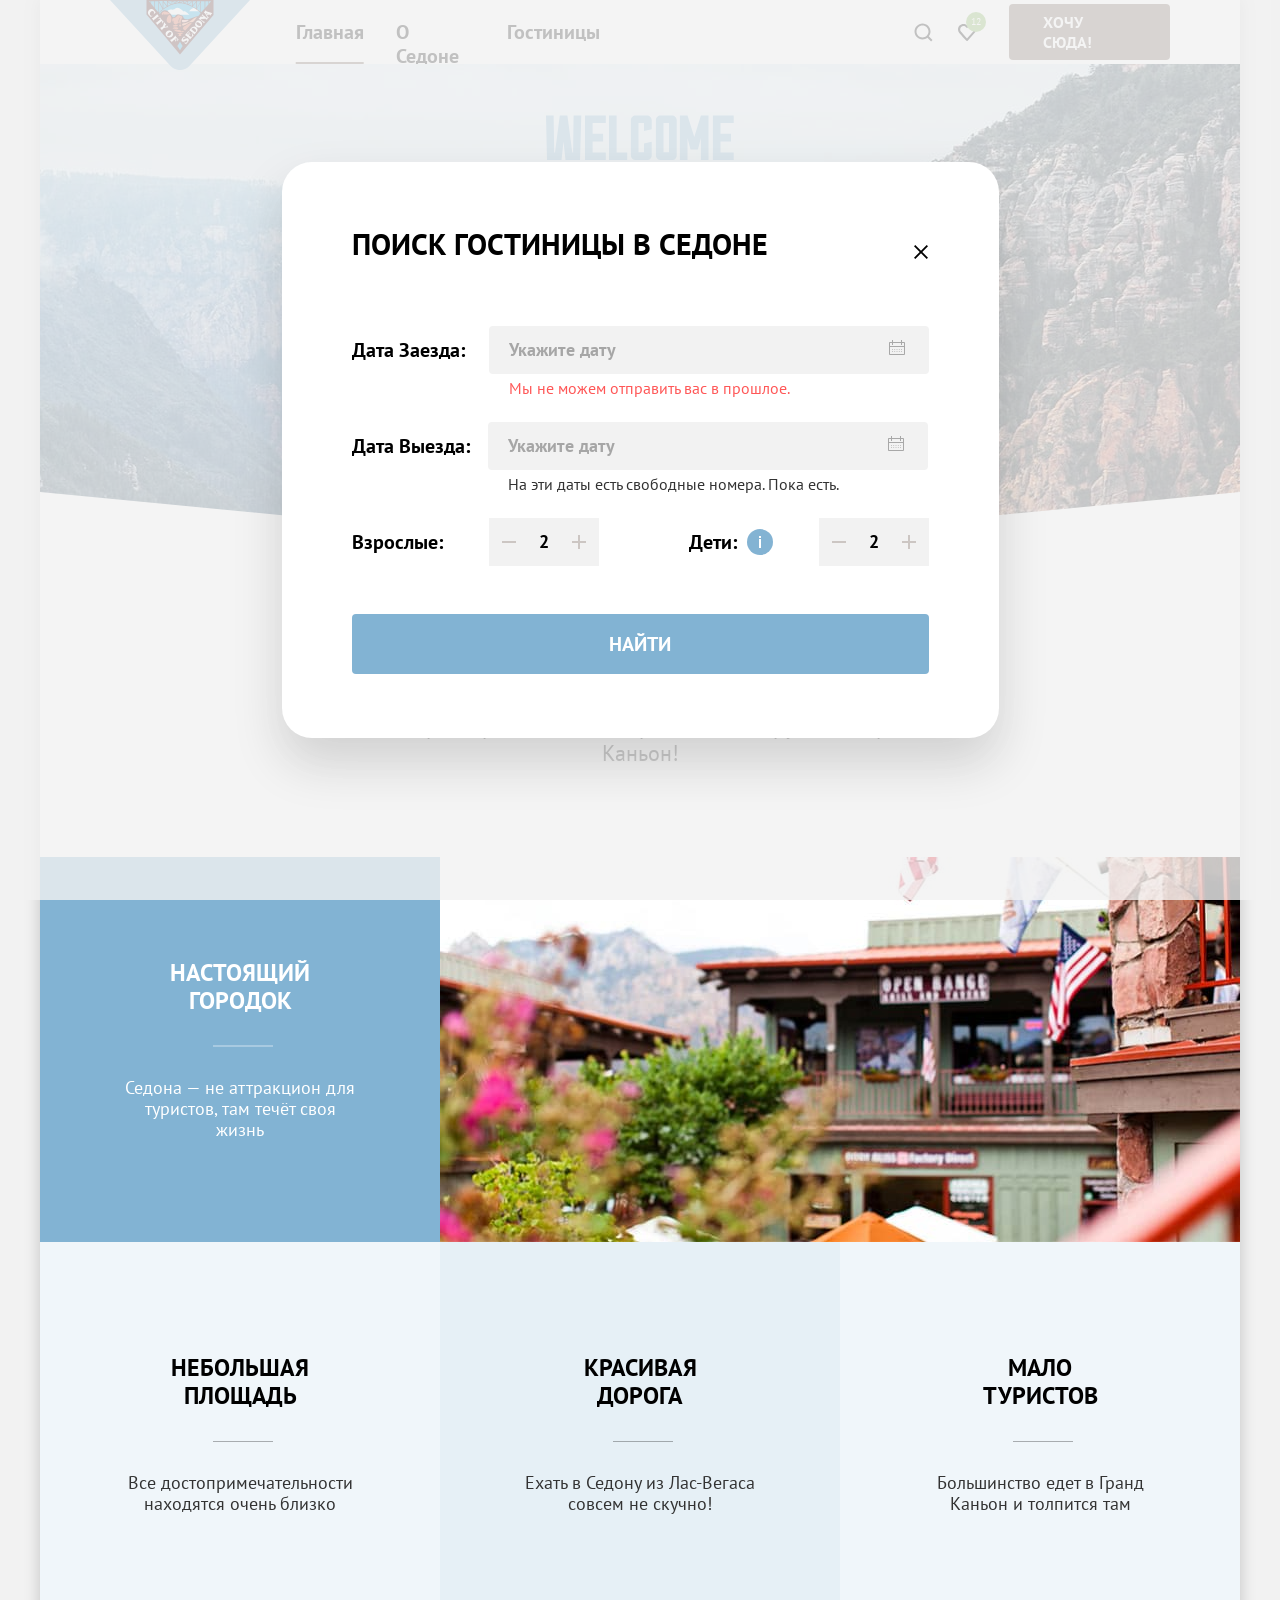
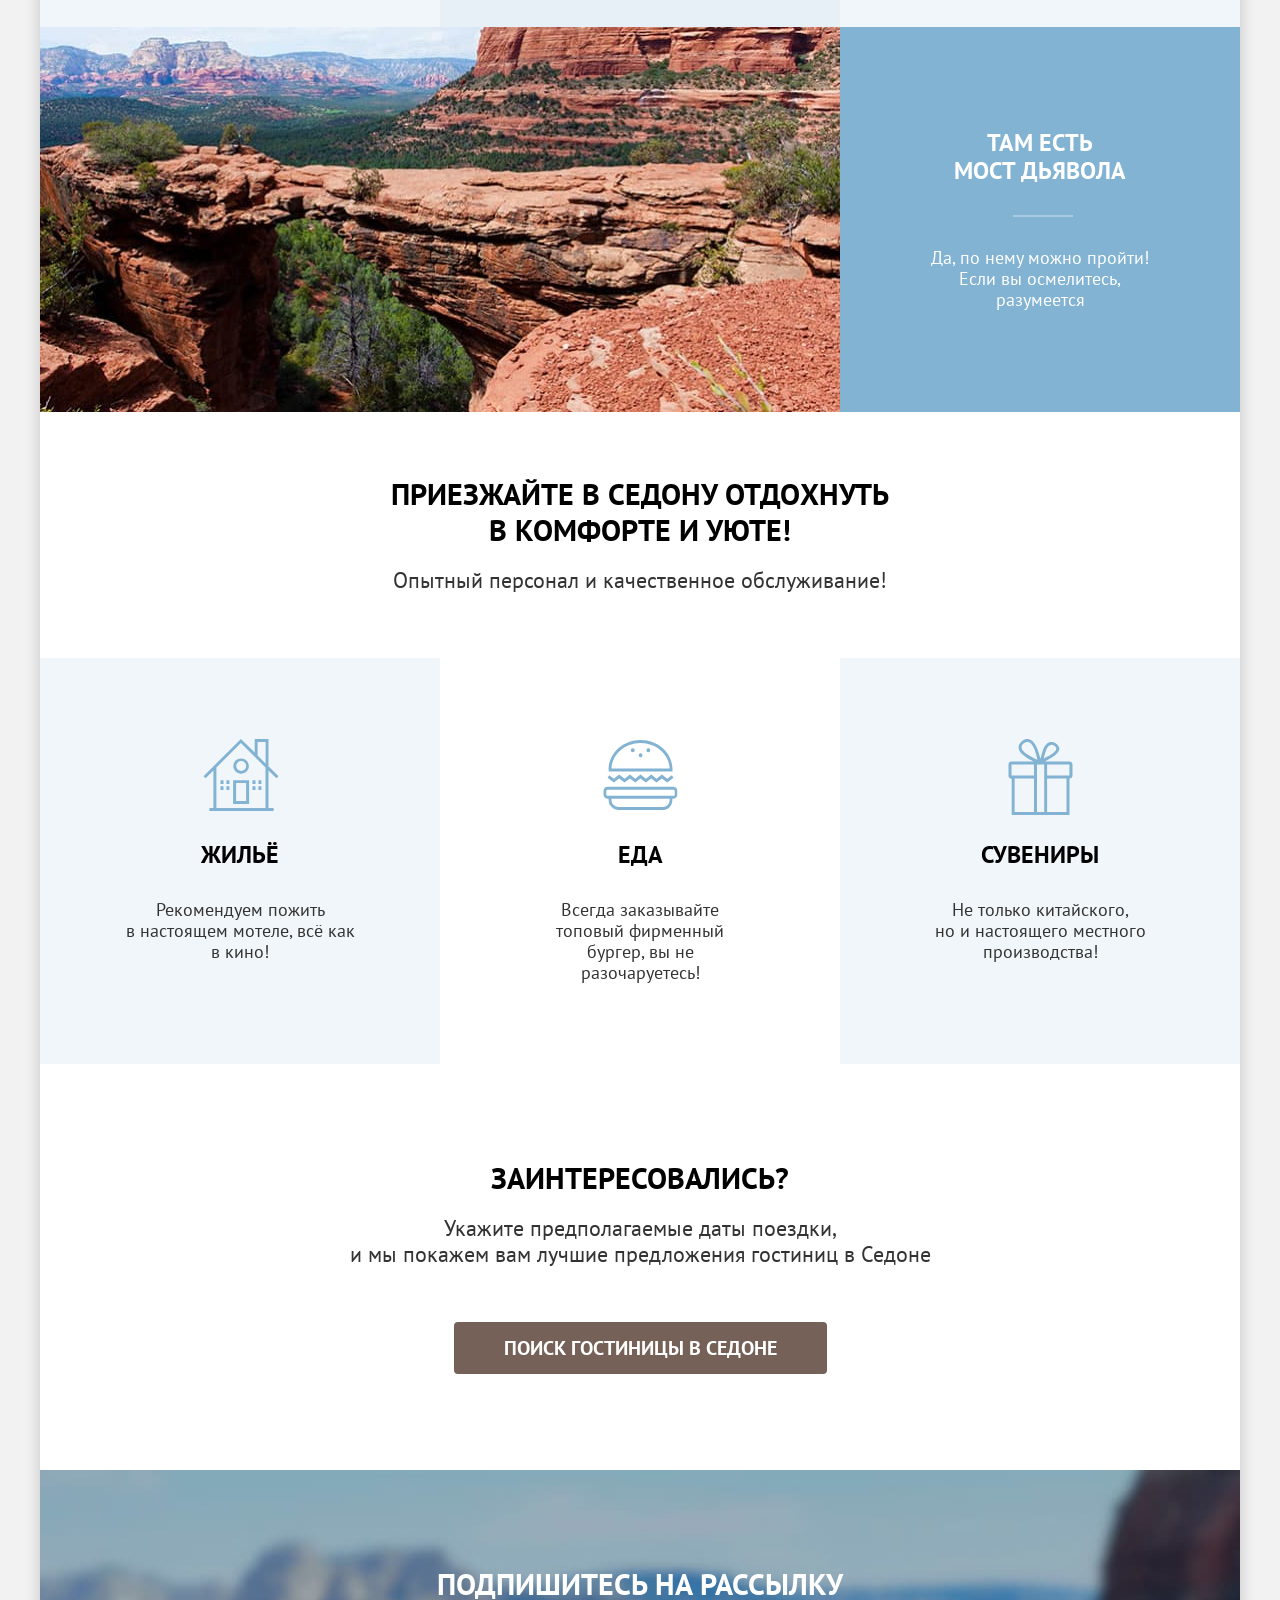
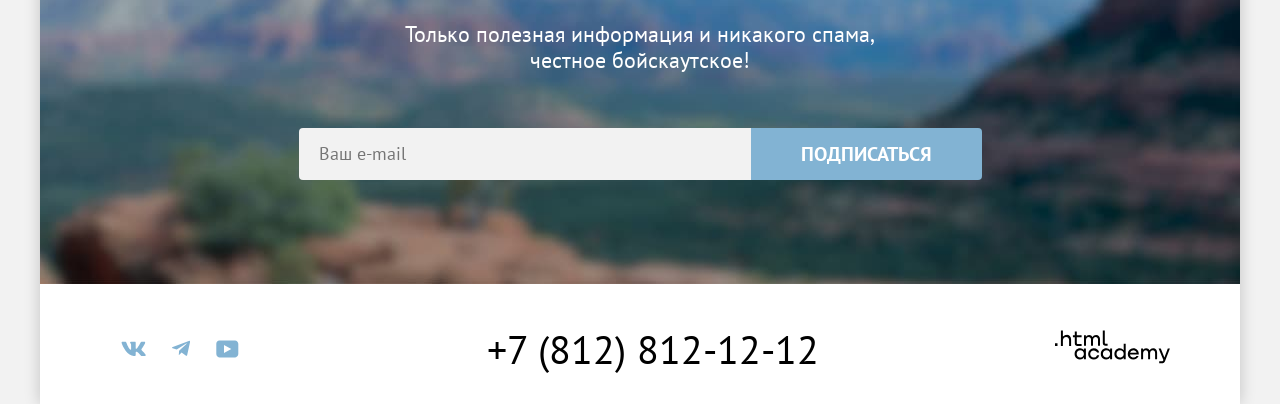
<file: index.html>
<!DOCTYPE html>
<html lang="ru">
  <head>
    <meta charset="utf-8">
    <meta name="viewport" content="width=device-width, initial-scale=1">
    <link rel="stylesheet" href="styles/styles.css">
    <title>Седона. Город в Аризоне</title>
  </head>
  <body>
    <div class="body-container">
      <header class="header">
        <a class="header__logo" href="index.html" aria-current="page">
          <span class="visually-hidden">Обновить главную страницу</span>
          <img class="logo" src="images/general/header/header-logo.svg" alt="Логотип города Седона" width="140" height="70">
        </a>
        <nav class="header__navigation navigation">
          <ul class="list navigation__list basic-list bold">
            <li class="basic-list__item">
              <a class="basic-list__link basic-list__link--active" href="index.html" aria-current="page">Главная</a>
            </li>
            <li class="basic-list__item">
              <a class="basic-list__link" href="#">О Седоне</a>
            </li>
            <li class="basic-list__item">
              <a class="basic-list__link" href="catalog.html">Гостиницы</a>
            </li>
          </ul>
          <ul class="list navigation__list user-list">
            <li class="user-list__item">
              <a class="user-list__link user-list__link--loop" href="#">
                <span class="visually-hidden">Перейти на страницу поиска</span>
              </a>
            </li>
            <li class="user-list__item">
              <a class="user-list__link user-list__link--heart" href="#">
                <span class="visually-hidden">Перейти на страницу избранного</span>
                <span class="user-list__link-counter">
                  <span class="visually-hidden">Количество элементов в избранном: </span>12
                </span>
              </a>
            </li>
          </ul>
        </nav>
        <a class="header__link button" href="catalog.html">Хочу сюда!</a>
      </header>
      <main class="main">
        <section class="main__promo">
          <h1 class="visually-hidden">Седона - город в Аризоне</h1>
          <img class="main__promo-img" src="images/index/content/index-promo.svg" width="458" height="352" alt="Welcome to the gorgeous Sedona, because the Grand Canyon sucks!">
        </section>
        <section class="main__advantages advantages">
          <header class="advantages__header section-header">
            <h2 class="section-header__title title">Седона — небольшой городок в Аризоне, заслуживающий большего!</h2>
            <p class="section-header__text text">Рассмотрим причины, по которым Седона круче, чем Гранд-Каньон!</p>
          </header>
          <ul class="list advantages__list">
            <li class="advantages__item advantages__item--second-color">
              <div class="advantages__item-wrapper">
                <h3 class="advantages__item-title title">Настоящий городок</h3>
                <p class="advantages__item-text text">Седона — не аттракцион для туристов, там течёт своя жизнь</p>
              </div>
              <img class="advantages__item-img" src="images/index/content/index-advantages-city-view.jpg" width="800" height="385" alt="городской пейзаж Седоны">
            </li>
            <li class="advantages__item">
              <h3 class="advantages__item-title title">Небольшая площадь</h3>
              <p class="advantages__item-text text">Все достопримечательности находятся очень близко</p>
            </li>
            <li class="advantages__item advantages__item--third-color">
              <h3 class="advantages__item-title title">Красивая дорога</h3>
              <p class="advantages__item-text text">Ехать в Седону из Лас-Вегаса совсем не скучно!</p>
            </li>
            <li class="advantages__item">
              <h3 class="advantages__item-title title">Мало туристов</h3>
              <p class="advantages__item-text text">Большинство едет в Гранд Каньон и толпится там</p>
            </li>
            <li class="advantages__item advantages__item--second-color">
              <div class="advantages__item-wrapper">
                <h3 class="advantages__item-title title">Там есть<br> мост дьявола</h3>
                <p class="advantages__item-text text">Да, по нему можно пройти! Если вы осмелитесь, разумеется</p>
              </div>
              <img class="advantages__item-img" src="images/index/content/index-advantages-canyon-view.jpg" alt="Вид на каньон">
            </li>
          </ul>
        </section>
        <section class="main__reasons reasons">
          <header class="reasons__header section-header">
            <h2 class="section-header__title title">Приезжайте в Седону отдохнуть в комфорте и уюте!</h2>
            <p class="section-header__text text">Опытный персонал и качественное обслуживание!</p>
          </header>
          <ul class="list reasons__list">
            <li class="reasons__item reasons__item--home reasons__item--second-color">
              <h3 class="reasons__item-title title">Жильё</h3>
              <p class="reasons__item-text text">Рекомендуем пожить<br> в настоящем мотеле, всё как в кино!</p>
            </li>
            <li class="reasons__item reasons__item--burger">
              <h3 class="reasons__item-title title">Еда</h3>
              <p class="reasons__item-text text">Всегда заказывайте<br> топовый фирменный бургер, вы не разочаруетесь!</p>
            </li>
            <li class="reasons__item reasons__item--present reasons__item--second-color">
              <h3 class="reasons__item-title title">Сувениры</h3>
              <p class="reasons__item-text text">Не только китайского,<br> но и настоящего местного производства!</p>
            </li>
          </ul>
        </section>
        <section class="main__search search">
          <header class="search__header section-header">
            <h2 class="section-header__title title">Заинтересовались?</h2>
            <p class="section-header__text text">Укажите предполагаемые даты поездки,<br> и мы покажем вам лучшие предложения гостиниц в Седоне</p>
          </header>
          <button class="search__button button" type="button">Поиск гостиницы в Седоне</button>
        </section>
        <section class="main__subscribe subscribe">
          <header class="subscribe__header section-header">
            <h2 class="section-header__title title">Подпишитесь на рассылку</h2>
            <p class="section-header__text text">Только полезная информация и никакого спама, честное бойскаутское!</p>
          </header>
          <form class="subscribe__form" action="https://echo.htmlacademy.ru/" method="post">
            <label class="visually-hidden" for="subscribe-email">Укажите ваш Email</label>
            <input class="subscribe__input" type="email" name="user-email" id="subscribe-email" placeholder="Ваш e-mail" required>
            <button class="subscribe__button button button--second-color" type="submit">Подписаться</button>
          </form>
        </section>
      </main>
      <footer class="footer">
        <ul class="list footer__social-list social-list">
          <li class="social-list__item">
            <a class="social-list__link" href="https://vk.com/htmlacademy">
              <span class="visually-hidden">Ссылка на сайт Академии в Вконтакте</span>
              <svg xmlns="http://www.w3.org/2000/svg" width="25" height="15" fill="currentColor"><path fill-rule="evenodd" d="M24.1 1.8c.2-.5 0-1-.8-1h-2.6c-.7 0-1 .4-1.1.8 0 0-1.4 3.2-3.3 5.3-.6.6-.9.8-1.2.8-.2 0-.4-.2-.4-.8V1.8c0-.7-.2-1-.8-1h-4c-.5 0-.8.4-.8.6 0 .7 1 .8 1 2.6v3.8c0 .8 0 1-.4 1-.9 0-3-3.3-4.3-7-.3-.7-.5-1-1.2-1H1.6c-.8 0-1 .4-1 .8 0 .7 1 4 4.2 8.5C7 13.2 10 15 12.8 15c1.7 0 1.9-.4 1.9-1v-2.4c0-.7.2-.8.7-.8.4 0 1 .1 2.6 1.6 1.8 1.8 2 2.6 3 2.6h2.7c.7 0 1.1-.4 1-1.1-.3-.8-1.2-1.8-2.3-3-.6-.8-1.5-1.5-1.8-2-.4-.4-.3-.6 0-1 0 0 3.2-4.5 3.5-6Z" clip-rule="evenodd"/></svg>
            </a>
          </li>
          <li class="social-list__item">
            <a class="social-list__link" href="https://t.me/htmlacademy">
              <span class="visually-hidden">Ссылка на канал Академии в Телеграме</span>
              <svg xmlns="http://www.w3.org/2000/svg" width="18" height="17" fill="currentColor"><path d="M16.8 1 .8 7c-1 .4-1 1-.2 1.3l4.1 1.3 9.5-6c.5-.3.9-.1.5.2l-7.6 7-.3 4.1c.4 0 .6-.2.8-.4l2-2 4.1 3.1c.8.5 1.3.3 1.5-.7L18 2.2c.3-1-.4-1.6-1.1-1.2Z"/></svg>
            </a>
          </li>
          <li class="social-list__item">
            <a class="social-list__link" href="https://www.youtube.com/user/htmlacademyru">
              <span class="visually-hidden">Ссылка на канал Академии в Ютубе</span>
              <svg xmlns="http://www.w3.org/2000/svg" width="23" height="18" fill="currentColor"><path d="M19 .4H3.4C1.6.4.3 2 .3 3.8v10c0 2 1.3 3.6 3.2 3.6h15.7c1.6 0 3.1-1.6 3.1-3.4V3.8C22.1 2 20.8.4 19 .4ZM8 12.9v-8l7.3 4-7.3 4Z"/></svg>
            </a>
          </li>
        </ul>
        <a class="footer__telephone" href="tel:+78128121212">+7 (812) 812-12-12</a>
        <a class="footer__htmlacademy-link" href="https://htmlacademy.ru/">
          <svg xmlns="http://www.w3.org/2000/svg" width="115" height="34" fill="currentColor">
            <path d="M0 13.3v2.6h2.5v-2.6H0ZM11.6 4.9c-1.6 0-2.8.7-3.6 1.7h-.1V.4h-2v15.5h2v-5.3C7.9 8.5 9.2 7 11.2 7c1.8 0 2.9 1.4 2.9 3.2v5.7h2V9.8c.1-3-1.8-5-4.5-5ZM26.6 5.2h-4.8V1.5h-2v3.8h-1.9v2h1.9v6c0 1.7 1 2.7 2.7 2.7h4.1v-2h-3.7c-.7 0-1.1-.4-1.1-1.1V7.2h4.8v-2ZM41.1 5c-1.6 0-2.9.8-3.5 2h-.1a3.7 3.7 0 0 0-3.4-2c-1.4 0-2.5.8-3.1 1.8h-.1V5.2H29v10.6h2v-5.4c0-2 1-3.5 2.6-3.5 1.5 0 2.4 1 2.4 2.6v6.3h2v-5.6c0-2.4 1.4-3.3 2.6-3.3 1.5 0 2.4 1 2.4 2.6v6.3h2V9.3c.1-2.5-1.4-4.3-3.9-4.3ZM47.8 13c0 1.8 1 2.8 2.8 2.8h2v-2h-1.7c-.7 0-1.1-.4-1.1-1.1V.4h-2V13ZM28.9 20a4.9 4.9 0 0 0-3.9-1.7c-3.1 0-5.4 2.3-5.4 5.6s2.3 5.6 5.4 5.6c1.8 0 3-.8 3.8-2h.1v1.7h2V18.6h-2V20Zm-3.6 7.5a3.5 3.5 0 0 1-3.6-3.6c0-2 1.4-3.6 3.6-3.6s3.6 1.6 3.6 3.6c0 1.9-1.4 3.6-3.6 3.6ZM44.2 22.4c-.5-2.4-2.6-4.1-5.4-4.1a5.4 5.4 0 0 0-5.6 5.6c0 3 2.2 5.6 5.6 5.6 2.8 0 4.9-1.8 5.4-4.2h-2.1a3.4 3.4 0 0 1-3.3 2.3 3.5 3.5 0 0 1-3.6-3.6c0-2 1.4-3.6 3.6-3.6 1.6 0 2.8 1 3.3 2.2h2.1v-.2ZM55.1 20a4.9 4.9 0 0 0-3.9-1.7c-3.1 0-5.4 2.3-5.4 5.6s2.3 5.6 5.4 5.6c1.8 0 3-.8 3.8-2h.1v1.7h2V18.6h-2V20Zm-3.6 7.5a3.5 3.5 0 0 1-3.6-3.6c0-2 1.4-3.6 3.6-3.6s3.6 1.6 3.6 3.6c0 1.9-1.5 3.6-3.6 3.6ZM68.7 20.2a5 5 0 0 0-3.9-2c-3.1 0-5.4 2.4-5.4 5.7 0 3.3 2.2 5.6 5.4 5.6 1.7 0 3-.8 3.8-1.8h.1v1.5h2V13.8h-2v6.4Zm-3.6 7.3a3.5 3.5 0 0 1-3.6-3.6c0-2 1.4-3.6 3.6-3.6s3.6 1.6 3.6 3.6c-.1 2-1.5 3.6-3.6 3.6ZM78.3 18.3a5.4 5.4 0 0 0-5.5 5.6c0 3 2.1 5.6 5.5 5.6 2.5 0 4.5-1.3 5.2-3.6h-2.1c-.5 1-1.6 1.6-3 1.6-1.9 0-3.3-1.3-3.4-3h8.8c.2-3.5-2-6.2-5.5-6.2Zm0 1.9c1.7 0 3 1 3.3 2.6h-6.5a3.2 3.2 0 0 1 3.2-2.6ZM98.2 18.3a4 4 0 0 0-3.6 2h-.1c-.6-1.2-1.8-2-3.4-2-1.4 0-2.5.7-3.1 1.8v-1.5h-1.9v10.6h2v-5.4c0-2 1-3.4 2.6-3.5 1.5 0 2.4 1 2.4 2.6v6.3h2v-5.6c0-2.4 1.4-3.3 2.6-3.3 1.5 0 2.4 1 2.4 2.6v6.3h2v-6.5c.1-2.6-1.4-4.4-3.9-4.4ZM109.4 27.4l-3.6-9h-2.2l4.8 11.7c-.3.9-.7 1.2-1.7 1.2h-2.5v2h2.5c1.8 0 2.8-.8 3.5-2.6l4.7-12.2h-2.1l-3.4 8.9Z"/>
          </svg>
        </a>
      </footer>
      <div class="modal-container modal-container--active">
        <div class="modal-container__modal modal-search">
          <button class="modal-search__close-button" type="button">
            <span class="visually-hidden">Закрыть</span>
            <svg width="14" height="14" viewBox="0 0 14 14" fill="currentColor" xmlns="http://www.w3.org/2000/svg">
              <path d="M14 1.29231L12.7077 0L7 5.70769L1.29231 0L0 1.29231L5.70769 7L0 12.7077L1.29231 14L7 8.29231L12.7077 14L14 12.7077L8.29231 7L14 1.29231Z"/>
            </svg>
          </button>
        <section class="modal-search__content modal-content">
          <h2 class="modal-content__title title">Поиск гостиницы в Седоне</h2>
          <form class="modal-content__form modal-form" action="https://echo.htmlacademy.ru/" method="get">
            <fieldset class="modal-form__group">
              <h3 class="modal-form__title title">Дата Заезда:</h3>
              <label class="modal-form__control" for="check-in">
                <input class="modal-form__input" type="text" name="check-in" id="check-in" placeholder="Укажите дату">
                <span class="modal-form__info modal-form__info--error modal-form__info--active">Мы не можем отправить вас в прошлое.</span>
              </label>
            </fieldset>
            <fieldset class="modal-form__group">
              <h3 class="modal-form__title title">Дата Выезда:</h3>
              <label class="modal-form__control" for="check-out">
                <input class="modal-form__input" type="text" name="check-out" id="check-out" placeholder="Укажите дату">
                <span class="modal-form__info modal-form__info--active">На эти даты есть свободные номера. Пока есть.</span>
              </label>
            </fieldset>
            <fieldset class="modal-form__group">
              <div class="modal-form__group-wrapper">
                <h3 class="modal-form__title title">Взрослые:</h3>
                <label for="adults">
                  <span class="visually-hidden">Укажите количество взрослых</span>
                  <input class="modal-form__group-wrapper-input" type="number" name="adults" id="adults" value="2">
                </label>
                <button class="modal-form__wrapper-button button-minus" type="button">
                  <svg width="14" height="2" viewBox="0 0 14 2" fill="currentColor" xmlns="http://www.w3.org/2000/svg">
                    <path d="M0 0L0 2L14 2V0L0 0Z"/>
                  </svg>
                </button>
                <button class="modal-form__wrapper-button button-plus" type="button">
                  <svg width="14" height="14" viewBox="0 0 14 14" fill="currentColor" xmlns="http://www.w3.org/2000/svg">
                    <path d="M14 6H8V0H6V6H0V8H6V14H8V8H14V6Z"/>
                  </svg>
                </button>
              </div>
              <div class="modal-form__group-wrapper">
                <h3 class="modal-form__title title">Дети:</h3>
                <button class="modal-form__group-wrapper-popup" type="button" aria-labelledby="tooltip-label-date"></button>
                <span class="modal-form__group-wrapper-popup-text" role="tooltip" id="tooltip-label-date">Укажите количество детей, которые будут с вами, возраст которых от 6 до 18 лет. Дети до 6 лет размещаются бесплатно.</span>
                <label for="kids">
                  <span class="visually-hidden">Укажите количество детей</span>
                  <input class="modal-form__group-wrapper-input" type="number" name="kids" id="kids" value="2">
                </label>
                <button class="modal-form__wrapper-button button-minus" type="button">
                  <svg width="14" height="2" viewBox="0 0 14 2" fill="currentColor" xmlns="http://www.w3.org/2000/svg">
                    <path d="M0 0L0 2L14 2V0L0 0Z"/>
                  </svg>
                </button>
                <button class="modal-form__wrapper-button button-plus" type="button">
                  <svg width="14" height="14" viewBox="0 0 14 14" fill="currentColor" xmlns="http://www.w3.org/2000/svg">
                    <path d="M14 6H8V0H6V6H0V8H6V14H8V8H14V6Z"/>
                  </svg>
                </button>
              </div>
            </fieldset>
            <button class="modal-form-button button button--second-color" type="submit">Найти</button>
          </form>
        </section>
        </div>
      </div>
    </div>
  </body>
</html>
</file>
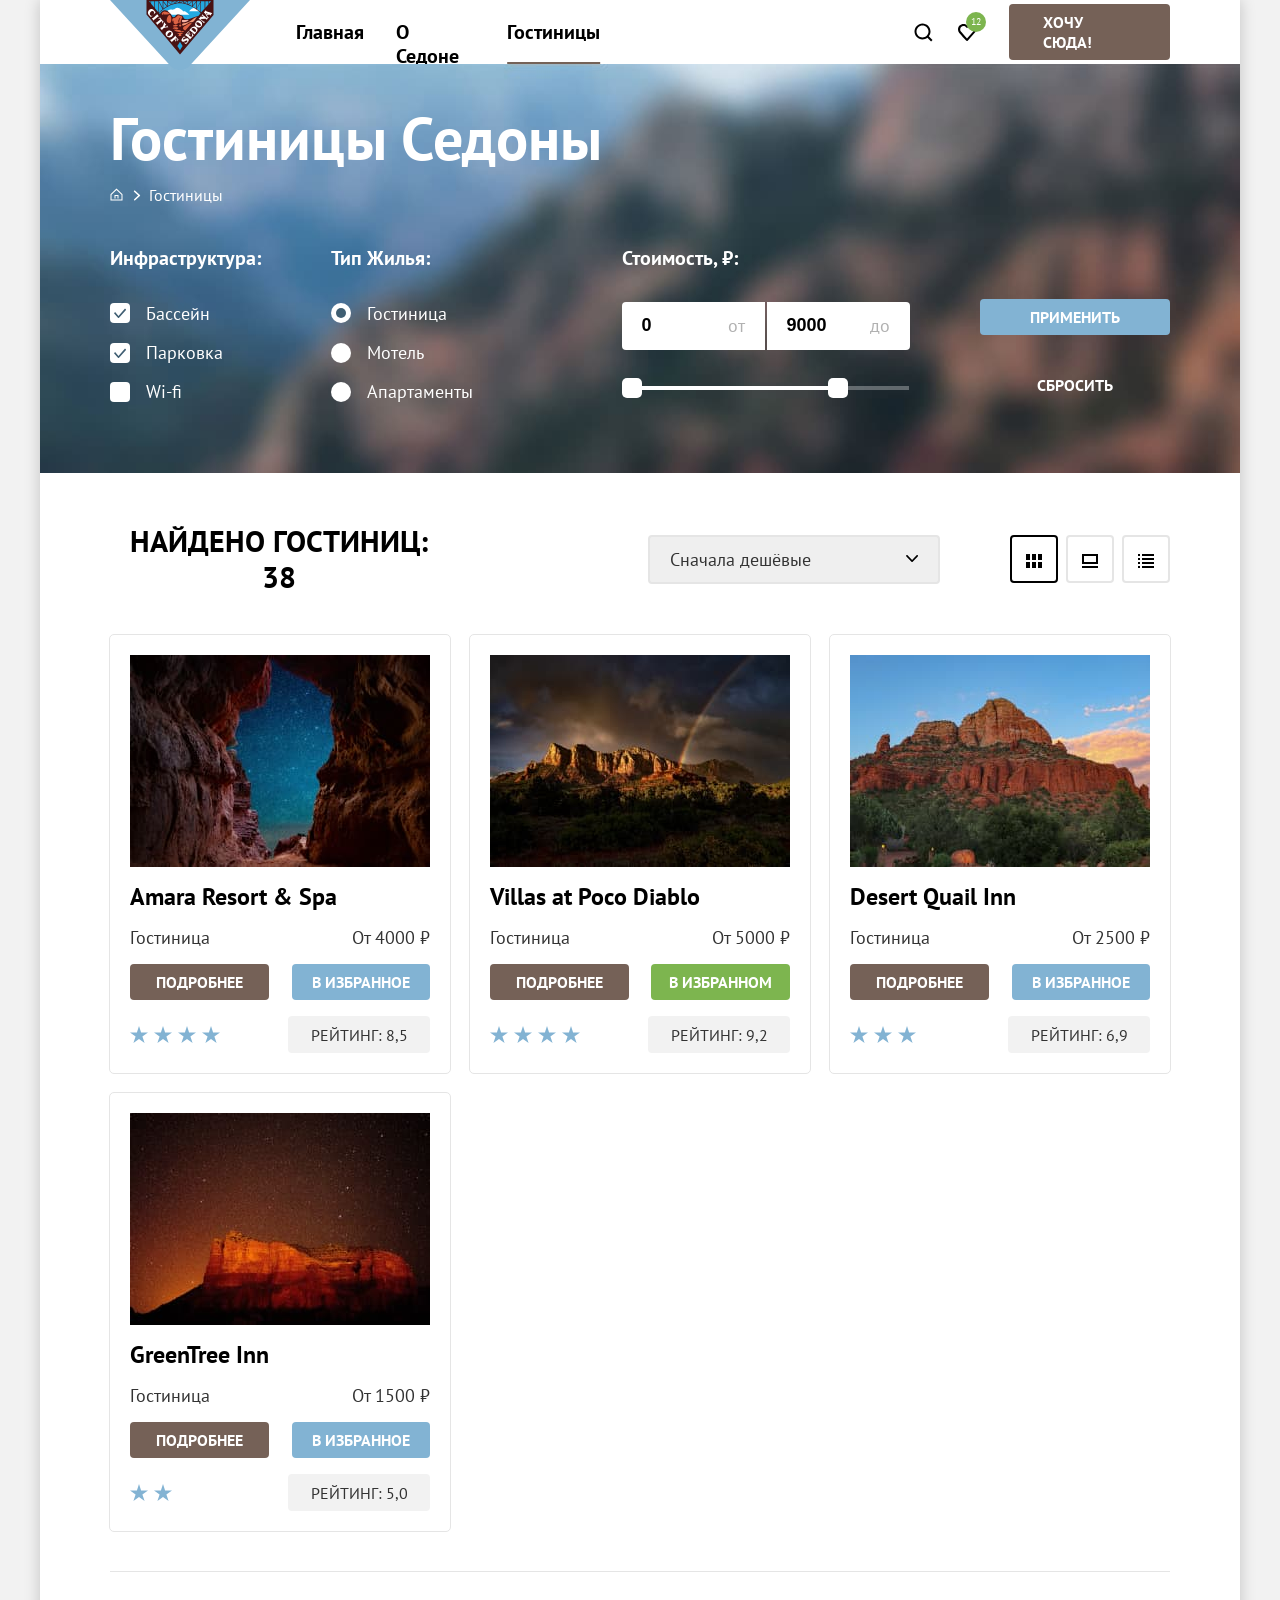
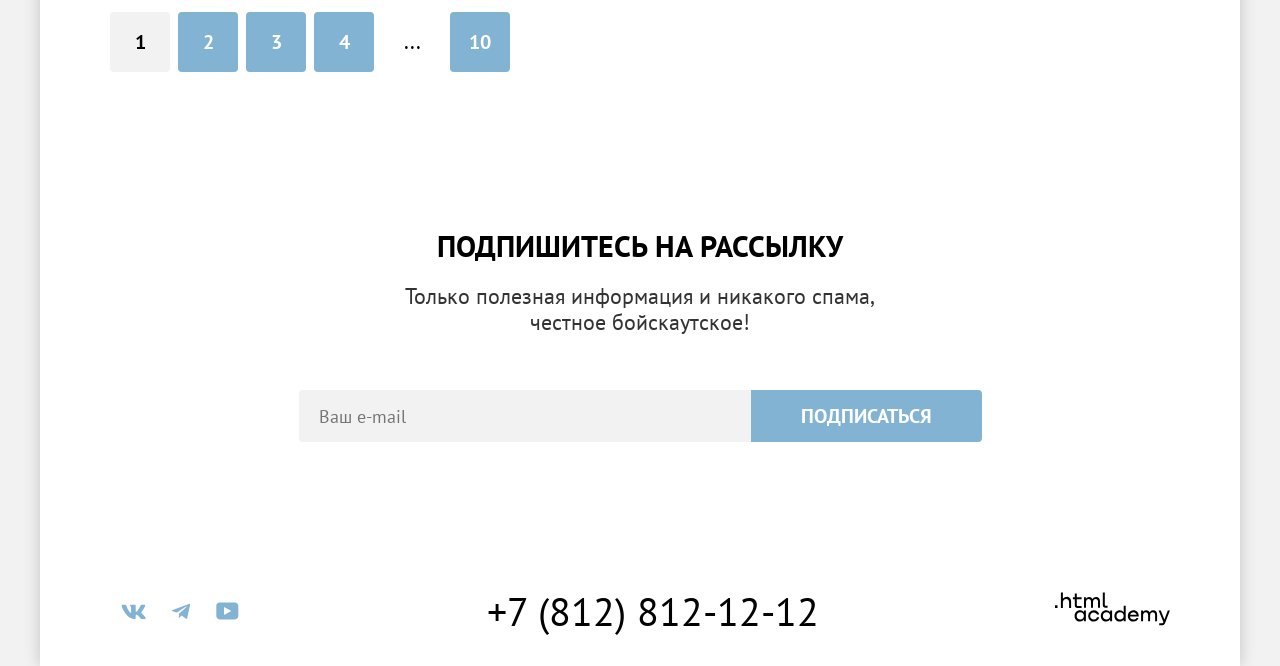
<file: catalog.html>
<!DOCTYPE html>
<html lang="ru">
  <head>
    <meta charset="utf-8">
    <meta name="viewport" content="width=device-width, initial-scale=1">
    <link rel="stylesheet" href="styles/styles.css">
    <title>Каталог</title>
  </head>
  <body>
    <div class="body-container">
      <header class="header">
        <a class="header__logo" href="index.html">
          <span class="visually-hidden">Обновить главную страницу</span>
          <img class="logo" src="images/general/header/header-logo.svg" alt="Логотип сайта «Седона»" width="140" height="70">
        </a>
        <nav class="header__navigation navigation">
          <ul class="list navigation__list basic-list bold">
            <li class="basic-list__item">
              <a class="basic-list__link" href="index.html">Главная</a>
            </li>
            <li class="basic-list__item">
              <a class="basic-list__link" href="#">О Седоне</a>
            </li>
            <li class="basic-list__item">
              <a class="basic-list__link basic-list__link--active" href="catalog.html" aria-current="page">Гостиницы</a>
            </li>
          </ul>
          <ul class="list navigation__list user-list">
            <li class="user-list__item">
              <a class="user-list__link user-list__link--loop" href="#">
                <span class="visually-hidden">Перейти на страницу поиска</span>
              </a>
            </li>
            <li class="user-list__item">
              <a class="user-list__link user-list__link--heart" href="#">
                <span class="visually-hidden">Перейти на страницу избранного</span>
                <span class="user-list__link-counter">
                  <span class="visually-hidden">Количество элементов в избранном: </span>12
                </span>
              </a>
            </li>
          </ul>
        </nav>
        <a class="header__link button" href="catalog.html" aria-current="page">Хочу сюда!</a>
      </header>
      <main class="main catalog">
        <section class="catalog__hotels-filter hotels-filter">
          <header class="hotels-filter__navigation">
          <h1 class="hotels-filter__title">Гостиницы Седоны</h1>
            <ul class="list hotels-filter__list breadcrumbs-list">
              <li class="breadcrumbs-list__item">
                <a class="breadcrumbs-list__link breadcrumbs-list__link--home-icon" href="index.html">
                  <span class="visually-hidden">Переход на главную страницу</span>
                </a>
              </li>
              <li class="breadcrumbs-list__item">
                <a class="breadcrumbs-list__link" href="catalog.html" aria-current="page">Гостиницы</a>
              </li>
            </ul>
          </header>
          <form class="hotels-filter__form filters-form" action="https://echo.htmlacademy.ru/" method="get">
            <fieldset class="filters-form__group">
              <legend class="filters-form__title bold">Инфраструктура:</legend>
              <ul class="list filters-form__list filter-list">
                <li class="filter-list__item">
                  <label class="filter-list__control" for="pool">
                    <input class="filter-list__control-input" type="checkbox" name="infrastructure" id="pool" value="pool" checked>
                    Бассейн
                  </label>
                </li>
                <li class="filter-list__item">
                  <label class="filter-list__control" for="parking">
                    <input class="filter-list__control-input" type="checkbox" name="infrastructure" id="parking" value="parking" checked>
                    Парковка
                  </label>
                </li>
                <li class="filter-list__item">
                  <label class="filter-list__control" for="wi-fi">
                    <input class="filter-list__control-input" type="checkbox" name="infrastructure" id="wi-fi" value="wi-fi">
                    Wi-fi
                  </label>
                </li>
              </ul>
            </fieldset>
            <fieldset class="filters-form__group filters-form__group--margin">
              <legend class="filters-form__title bold">Тип Жилья:</legend>
              <ul class="list filters-form__list filter-list">
                <li class="filter-list__item">
                  <label class="filter-list__control" for="hotel">
                    <input class="filter-list__control-input" type="radio" name="type-of-housing" id="hotel" value="hotel" checked>
                    Гостиница
                  </label>
                </li>
                <li class="filter-list__item">
                  <label class="filter-list__control" for="motel">
                    <input class="filter-list__control-input" type="radio" name="type-of-housing" id="motel" value="motel">
                    Мотель
                  </label>
                </li>
                <li class="filter-list__item">
                  <label class="filter-list__control" for="apartments">
                    <input class="filter-list__control-input" type="radio" name="type-of-housing" id="apartments" value="apartments">
                    Апартаменты
                  </label>
                </li>
              </ul>
            </fieldset>
            <fieldset class="filters-form__group">
              <legend class="filters-form__title bold">Стоимость, ₽:</legend>
              <div class="filters-form__wrapper range-wrapper">
                <div class="range-wrapper__control-wrapper">
                  <label class="range-wrapper__control" for="min-value">
                    <input class="range-wrapper__control-input bold" type="number" id="min-value" name="min-value" min="0" max="9000" value="0">
                    <span>от</span>
                  </label>
                  <label class="range-wrapper__control" for="max-value">
                    <input class="range-wrapper__control-input bold" type="number" id="max-value" name="max-value" min="0" max="9000" value="9000">
                    <span>до</span>
                  </label>
                </div>
                <div class="range-wrapper__range-scale range-scale">
                  <div class="range-sacle__range-bar">
                    <button class="range-sacle__range-toggle toggle-min" type="button">
                      <span class="visually-hidden">Изменить минимальную цену</span>
                    </button>
                    <button class="range-sacle__range-toggle toggle-max" type="button">
                      <span class="visually-hidden">Изменить максимальную цену</span>
                    </button>
                  </div>
                </div>
              </div>
            </fieldset>
            <div class="filters-form__button-wrapper">
              <button class="filters-form__button button button--second-color" type="submit">Применить</button>
              <button class="filters-form__button button button--transparent" type="reset">Сбросить</button>
            </div>
          </form>
        </section>
        <section class="catalog__hotels-result hotels-result">
          <header class="hotels-result__header section-header">
            <h2 class="hotels-result__title title">Найдено гостиниц: <span class="hotels-result__amount">38</span></h2>
            <select class="hotels-result__sorting" name="sorting">
              <option value="cheap" selected>Сначала дешёвые</option>
              <option value="popular">Сначала популярные</option>
              <option value="expensive">Сначала дорогие</option>
            </select>
            <ul class="list hotels-result__view view-list">
              <li class="view-list__item">
                <a class="view-list__link view-list__link--plate-view view-list__link--active" href="#">
                  <span class="visually-hidden">Показать плиткой</span>
                </a>
              </li>
              <li class="view-list__item">
                <a class="view-list__link view-list__link--card-view" href="#">
                  <span class="visually-hidden">Показать карточками</span>
                </a>
              </li>
              <li class="view-list__item">
                <a class="view-list__link view-list__link--list-view" href="#">
                  <span class="visually-hidden">Показать списком</span>
                </a>
              </li>
            </ul>
          </header>
          <ul class="list hotels-result__list hotels-list">
            <li class="hotels-list__item">
              <article class="hotels-list__card card">
                <img class="card__image" src="images/catalog/content/catalog-card-hotel-amara-resort.jpg" width="300" height="212" alt="Звёздное небо, окруженное скалами.">
                <h3 class="card__title title">Amara Resort & Spa</h3>
                <dl class="card__info">
                  <dt class="visually-hidden">Тип жилья</dt>
                  <dd class="text">Гостиница</dd>
                  <dt class="visually-hidden">Цена</dt>
                  <dd class="text">От 4000 ₽</dd>
                </dl>
                <div class="card__controls">
                  <a class="card__controls-button button" href="#">Подробнее</a>
                  <button class="card__controls-button button button--second-color" type="button">В избранное</button>
                </div>
                <div class="card__quality">
                  <span class="card__stars card__stars--four-stars">
                    <span class="visually-hidden">Четырёхзвёздочный отель</span>
                    <span class="star"></span>
                    <span class="star"></span>
                    <span class="star"></span>
                    <span class="star"></span>
                  </span>
                  <p class="card__rating">Рейтинг: <span class="card__rating-amount">8,5</span></p>
                </div>
              </article>
            </li>
            <li class="hotels-list__item">
              <article class="hotels-list__card card">
                <img class="card__image" src="images/catalog/content/catalog-card-hotel-poco-diablo.jpg" width="300" height="212" alt="Скалы на закате.">
                <h3 class="card__title title">Villas at Poco Diablo</h3>
                <dl class="card__info">
                  <dt class="visually-hidden">Тип жилья</dt>
                  <dd class="text">Гостиница</dd>
                  <dt class="visually-hidden">Цена</dt>
                  <dd class="text">От 5000 ₽</dd>
                </dl>
                <div class="card__controls">
                  <a class="card__controls-button button" href="#">Подробнее</a>
                  <button class="card__controls-button button button--select-color" type="button">В избранном</button>
                </div>
                <div class="card__quality">
                  <span class="card__stars card__stars--four-stars">
                    <span class="visually-hidden">Четырёхзвёздочный отель</span>
                    <span class="star"></span>
                    <span class="star"></span>
                    <span class="star"></span>
                    <span class="star"></span>
                  </span>
                  <p class="card__rating">Рейтинг: <span class="card__rating-amount">9,2</span></p>
                </div>
              </article>
            </li>
            <li class="hotels-list__item">
              <article class="hotels-list__card card">
                <img class="card__image" src="images/catalog/content/catalog-card-hotel-quail-inn.jpg" width="300" height="212" alt="Каньон в густой растительности.">
                <h3 class="card__title title">Desert Quail Inn</h3>
                <dl class="card__info">
                  <dt class="visually-hidden">Тип жилья</dt>
                  <dd class="text">Гостиница</dd>
                  <dt class="visually-hidden">Цена</dt>
                  <dd class="text">От 2500 ₽</dd>
                </dl>
                <div class="card__controls">
                  <a class="card__controls-button button" href="#">Подробнее</a>
                  <button class="card__controls-button button button--second-color" type="button">В избранное</button>
                </div>
                <div class="card__quality">
                  <span class="card__stars card__stars--three-stars">
                    <span class="visually-hidden">Трёхзвёздочный отель</span>
                    <span class="star"></span>
                    <span class="star"></span>
                    <span class="star"></span>
                  </span>
                  <p class="card__rating">Рейтинг: <span class="card__rating-amount">6,9</span></p>
                </div>
              </article>
            </li>
            <li class="hotels-list__item">
              <article class="hotels-list__card card">
                <img class="card__image" src="images/catalog/content/catalog-card-hotel-greenTree-inn.jpg" width="300" height="212" alt="Каньон под звёздным небом.">
                <h3 class="card__title title">GreenTree Inn</h3>
                <dl class="card__info">
                  <dt class="visually-hidden">Тип жилья</dt>
                  <dd class="text">Гостиница</dd>
                  <dt class="visually-hidden">Цена</dt>
                  <dd class="text">От 1500 ₽</dd>
                </dl>
                <div class="card__controls">
                  <a class="card__controls-button button" href="#">Подробнее</a>
                  <button class="card__controls-button button button--second-color" type="button">В избранное</button>
                </div>
                <div class="card__quality">
                  <span class="card__stars card__stars--two-stars">
                    <span class="visually-hidden">Двухзвёздочный отель</span>
                    <span class="star"></span>
                    <span class="star"></span>
                  </span>
                  <p class="card__rating">Рейтинг: <span class="card__rating-amount">5,0</span></p>
                </div>
              </article>
            </li>
          </ul>
          <nav class="hotels-result__pagination pagination">
            <ul class="list pagination__list bold">
              <li class="pagination__item">
                <a class="pagination__link pagination__link--active" aria-current="page">
                  <span class="visually-hidden">Страница под номером</span>
                  1
                </a>
              </li>
              <li class="pagination__item">
                <a class="pagination__link button--second-color" href="#">
                  <span class="visually-hidden">Страница под номером</span>
                  2
                </a>
              </li>
              <li class="pagination__item">
                <a class="pagination__link button--second-color" href="#">
                  <span class="visually-hidden">Страница под номером</span>
                  3
                </a>
              </li>
              <li class="pagination__item">
                <a class="pagination__link button--second-color" href="#">
                  <span class="visually-hidden">Страница под номером</span>
                  4
                </a>
              </li>
              <li class="pagination__item">
                <button class="pagination__button button pagination--button-color" type="button">
                  <span class="visually-hidden">Показать следующие страницы</span>
                  ...
                </button>
              </li>
              <li class="pagination__item">
                <a class="pagination__link button--second-color" href="#">
                  <span class="visually-hidden">Страница под номером</span>
                  10
                </a>
              </li>
            </ul>
          </nav>
        </section>
        <section class="catalog__subscribe subscribe">
          <header class="subscribe__header section-header">
            <h2 class="section-header__title title">Подпишитесь на рассылку</h2>
            <p class="section-header__text text">Только полезная информация и никакого спама, честное бойскаутское!</p>
          </header>
          <form class="subscribe__form" action="https://echo.htmlacademy.ru/" method="post">
            <label class="visually-hidden" for="subscribe-email">Укажите ваш Email</label>
            <input class="subscribe__input" type="email" name="user-email" id="subscribe-email" placeholder="Ваш e-mail" required>
            <button class="subscribe__button button button--second-color" type="submit">Подписаться</button>
          </form>
        </section>
      </main>
      <footer class="footer">
        <ul class="list footer__social-list social-list">
          <li class="social-list__item">
            <a class="social-list__link" href="https://vk.com/htmlacademy">
              <span class="visually-hidden">Ссылка на сайт Академии в Вконтакте</span>
              <svg xmlns="http://www.w3.org/2000/svg" width="25" height="15" fill="currentColor"><path fill-rule="evenodd" d="M24.1 1.8c.2-.5 0-1-.8-1h-2.6c-.7 0-1 .4-1.1.8 0 0-1.4 3.2-3.3 5.3-.6.6-.9.8-1.2.8-.2 0-.4-.2-.4-.8V1.8c0-.7-.2-1-.8-1h-4c-.5 0-.8.4-.8.6 0 .7 1 .8 1 2.6v3.8c0 .8 0 1-.4 1-.9 0-3-3.3-4.3-7-.3-.7-.5-1-1.2-1H1.6c-.8 0-1 .4-1 .8 0 .7 1 4 4.2 8.5C7 13.2 10 15 12.8 15c1.7 0 1.9-.4 1.9-1v-2.4c0-.7.2-.8.7-.8.4 0 1 .1 2.6 1.6 1.8 1.8 2 2.6 3 2.6h2.7c.7 0 1.1-.4 1-1.1-.3-.8-1.2-1.8-2.3-3-.6-.8-1.5-1.5-1.8-2-.4-.4-.3-.6 0-1 0 0 3.2-4.5 3.5-6Z" clip-rule="evenodd"/></svg>
            </a>
          </li>
          <li class="social-list__item">
            <a class="social-list__link" href="https://t.me/htmlacademy">
              <span class="visually-hidden">Ссылка на канал Академии в Телеграме</span>
              <svg xmlns="http://www.w3.org/2000/svg" width="18" height="17" fill="currentColor"><path d="M16.8 1 .8 7c-1 .4-1 1-.2 1.3l4.1 1.3 9.5-6c.5-.3.9-.1.5.2l-7.6 7-.3 4.1c.4 0 .6-.2.8-.4l2-2 4.1 3.1c.8.5 1.3.3 1.5-.7L18 2.2c.3-1-.4-1.6-1.1-1.2Z"/></svg>
            </a>
          </li>
          <li class="social-list__item">
            <a class="social-list__link" href="https://www.youtube.com/user/htmlacademyru">
              <span class="visually-hidden">Ссылка на канал Академии в Ютубе</span>
              <svg xmlns="http://www.w3.org/2000/svg" width="23" height="18" fill="currentColor"><path d="M19 .4H3.4C1.6.4.3 2 .3 3.8v10c0 2 1.3 3.6 3.2 3.6h15.7c1.6 0 3.1-1.6 3.1-3.4V3.8C22.1 2 20.8.4 19 .4ZM8 12.9v-8l7.3 4-7.3 4Z"/></svg>
            </a>
          </li>
        </ul>
        <a class="footer__telephone" href="tel:+78128121212">+7 (812) 812-12-12</a>
        <a class="footer__htmlacademy-link" href="https://htmlacademy.ru/">
          <svg xmlns="http://www.w3.org/2000/svg" width="115" height="34" fill="currentColor">
            <path d="M0 13.3v2.6h2.5v-2.6H0ZM11.6 4.9c-1.6 0-2.8.7-3.6 1.7h-.1V.4h-2v15.5h2v-5.3C7.9 8.5 9.2 7 11.2 7c1.8 0 2.9 1.4 2.9 3.2v5.7h2V9.8c.1-3-1.8-5-4.5-5ZM26.6 5.2h-4.8V1.5h-2v3.8h-1.9v2h1.9v6c0 1.7 1 2.7 2.7 2.7h4.1v-2h-3.7c-.7 0-1.1-.4-1.1-1.1V7.2h4.8v-2ZM41.1 5c-1.6 0-2.9.8-3.5 2h-.1a3.7 3.7 0 0 0-3.4-2c-1.4 0-2.5.8-3.1 1.8h-.1V5.2H29v10.6h2v-5.4c0-2 1-3.5 2.6-3.5 1.5 0 2.4 1 2.4 2.6v6.3h2v-5.6c0-2.4 1.4-3.3 2.6-3.3 1.5 0 2.4 1 2.4 2.6v6.3h2V9.3c.1-2.5-1.4-4.3-3.9-4.3ZM47.8 13c0 1.8 1 2.8 2.8 2.8h2v-2h-1.7c-.7 0-1.1-.4-1.1-1.1V.4h-2V13ZM28.9 20a4.9 4.9 0 0 0-3.9-1.7c-3.1 0-5.4 2.3-5.4 5.6s2.3 5.6 5.4 5.6c1.8 0 3-.8 3.8-2h.1v1.7h2V18.6h-2V20Zm-3.6 7.5a3.5 3.5 0 0 1-3.6-3.6c0-2 1.4-3.6 3.6-3.6s3.6 1.6 3.6 3.6c0 1.9-1.4 3.6-3.6 3.6ZM44.2 22.4c-.5-2.4-2.6-4.1-5.4-4.1a5.4 5.4 0 0 0-5.6 5.6c0 3 2.2 5.6 5.6 5.6 2.8 0 4.9-1.8 5.4-4.2h-2.1a3.4 3.4 0 0 1-3.3 2.3 3.5 3.5 0 0 1-3.6-3.6c0-2 1.4-3.6 3.6-3.6 1.6 0 2.8 1 3.3 2.2h2.1v-.2ZM55.1 20a4.9 4.9 0 0 0-3.9-1.7c-3.1 0-5.4 2.3-5.4 5.6s2.3 5.6 5.4 5.6c1.8 0 3-.8 3.8-2h.1v1.7h2V18.6h-2V20Zm-3.6 7.5a3.5 3.5 0 0 1-3.6-3.6c0-2 1.4-3.6 3.6-3.6s3.6 1.6 3.6 3.6c0 1.9-1.5 3.6-3.6 3.6ZM68.7 20.2a5 5 0 0 0-3.9-2c-3.1 0-5.4 2.4-5.4 5.7 0 3.3 2.2 5.6 5.4 5.6 1.7 0 3-.8 3.8-1.8h.1v1.5h2V13.8h-2v6.4Zm-3.6 7.3a3.5 3.5 0 0 1-3.6-3.6c0-2 1.4-3.6 3.6-3.6s3.6 1.6 3.6 3.6c-.1 2-1.5 3.6-3.6 3.6ZM78.3 18.3a5.4 5.4 0 0 0-5.5 5.6c0 3 2.1 5.6 5.5 5.6 2.5 0 4.5-1.3 5.2-3.6h-2.1c-.5 1-1.6 1.6-3 1.6-1.9 0-3.3-1.3-3.4-3h8.8c.2-3.5-2-6.2-5.5-6.2Zm0 1.9c1.7 0 3 1 3.3 2.6h-6.5a3.2 3.2 0 0 1 3.2-2.6ZM98.2 18.3a4 4 0 0 0-3.6 2h-.1c-.6-1.2-1.8-2-3.4-2-1.4 0-2.5.7-3.1 1.8v-1.5h-1.9v10.6h2v-5.4c0-2 1-3.4 2.6-3.5 1.5 0 2.4 1 2.4 2.6v6.3h2v-5.6c0-2.4 1.4-3.3 2.6-3.3 1.5 0 2.4 1 2.4 2.6v6.3h2v-6.5c.1-2.6-1.4-4.4-3.9-4.4ZM109.4 27.4l-3.6-9h-2.2l4.8 11.7c-.3.9-.7 1.2-1.7 1.2h-2.5v2h2.5c1.8 0 2.8-.8 3.5-2.6l4.7-12.2h-2.1l-3.4 8.9Z"/>
          </svg>
        </a>
      </footer>
    </div>
  </body>
</html>
</file>
<file: styles/styles.css>
@font-face {
  font-family: "PT Sans";
  font-style: normal;
  font-weight: 400;
  src: url("../fonts/ptsans-400.woff2") format("woff2");
  font-display: swap;
}

@font-face {
  font-family: "PT Sans";
  font-style: normal;
  font-weight: 700;
  src: url("../fonts/ptsans-700.woff2") format("woff2");
  font-display: swap;
}

body {
  margin: 0;
  font-family: "PT Sans", Arial, sans-serif;
  font-style: normal;
  font-weight: 400;
  color: #333;
  background-color: #F2F2F2;
}

.body-container {
  display: flex;
  flex-direction: column;
  justify-self: center;
  margin: 0 40px;
  width: 1200px;
  min-height: 100vh;
  background-color: #ffffff;
  box-shadow: 0 0 15px 0 rgba(0, 0, 0, 0.2);
}

img {
  max-width: 100%;
  display: block;
}

.main {
  flex-grow: 1;
}

.visually-hidden {
  position: absolute;
  width: 1px;
  height: 1px;
  margin: -1px;
  padding: 0;
  border: 0;
  white-space: nowrap;
  clip-path: inset(100%);
  clip: rect(0 0 0 0);
  overflow: hidden;
}


.bold {
  font-weight: 700;
}

/* button */

.button {
   display: block;
  font-family: inherit;
  font-weight: 700;
  font-size: 16px;
  line-height: 125%;
  text-transform: uppercase;
  text-decoration: none;
  color: #ffffff;
  background-color: #756157;
  border: none;
  border-radius: 4px;
  cursor: pointer;
}

.button:hover {
  background-color: #615048;
}

.button:focus-visible {
  background-color: #615048;
  outline: none;
}

@supports not selector(:focus-visible) {
  .button:focus {
    background-color: #615048;
    outline: none;
  }
}

.button:active {
  background-color: #756157;
  color: rgba(255, 255, 255, 0.3)
}

.button:disabled {
  background-color: #e5e5e5;
}

.button--second-color {
  background-color: #82b3d3;
}

.button--second-color:hover {
  background-color: #68a2ca;
}

.button--second-color:focus-visible {
  background-color: #68a2ca;
  outline: none;
}

@supports not selector(:focus-visible) {
  .button--second-color:focus {
    background-color: #68a2ca;
    outline: none;
  }
}

.button--second-color:active {
  background-color: #82b3d3;
  color: rgba(255, 255, 255, 0.3)
}

.button--select-color {
  background-color: #7db54f;
}

.button--select-color:hover {
  background-color: #6c9e42;
}

.button--select-color:focus-visible {
  background-color: #6c9e42;
  outline: none;
}

@supports not selector(:focus-visible) {
  .button--select-color:focus {
    background-color: #6c9e42;
    outline: none;
  }
}

.button--select-color:active {
  background-color: #7db54f;
  color: rgba(255, 255, 255, 0.3)
}

.button--transparent {
  background-color: rgba(130, 179, 211, 0);
}

.button--transparent:hover {
  background-color: rgba(130, 179, 211, 0);
  opacity: 0.6;
}

.button--transparent:focus-visible {
  background-color: rgba(130, 179, 211, 0);
  outline: 3px solid #83b3d3;
  border-radius: 4px;
}

@supports not selector(:focus-visible) {
  .button--transparent:focus {
    background-color: rgba(130, 179, 211, 0);
    outline: 3px solid #83b3d3;
    border-radius: 4px;
  }
}

.button--transparent:active {
  background-color: rgba(130, 179, 211, 0);
  color: rgba(255, 255, 255, 0.3)
}

.button--transparent:disabled {
  background-color: rgba(130, 179, 211, 0);
  opacity: 0.1;
}

/* title */

.title {
  color: #000000;
  text-transform: uppercase;
  margin: 0;
}

.hotels-list .title {
  text-transform: none;
}

.section-header .title {
  font-size: 30px;
  line-height: 120%;
}

.advantages__list .title,
.reasons__list .title,
.hotels-list .title {
  font-size: 24px;
  line-height: 117%;
}

.advantages__list .title {
  max-width: 175px;
  margin: 0 auto;
  text-align: center;
}

.hotels-filter__title {
  font-size: 60px;
  line-height: 130%;
  margin: 0;
}

.filters-form__title {
  font-size: 20px;
  line-height: 120%;
  margin: 0;
  padding: 0;
}

/* text */

.section-header .text {
  font-size: 22px;
  line-height: 118%;
  margin: 0;
}

.advantages__list .text,
.reasons__list .text,
.hotels-list .text {
  font-size: 18px;
  line-height: 117%;
  margin: 0;
}

.advantages__list .text {
  max-width: 230px;
  margin: 0 auto;
  text-align: center;
}

/* link */

.view-list__link,
.pagination__link{
  text-decoration: none;
}

.breadcrumbs-list__link {
  font-size: 16px;
  line-height: 131%;
  text-decoration: none;
  color: #ffffff;
}

.breadcrumbs-list__link:hover {
  color: rgba(255, 255, 255, 0.6);
}

.breadcrumbs-list__link:focus-visible {
  outline: none;
  color: #fff;
}

@supports not selector(:focus-visible) {
  .breadcrumbs-list__link:focus {
    outline: none;
    color: #fff;
  }
}

.breadcrumbs-list__link:active {
  color: rgba(255, 255, 255, 0.3);
}

.pagination__link {
  font-size: 20px;
  line-height: 180%;
  color: #ffffff;
}

.basic-list__link {
  color: #000000;
  text-decoration: none;
}

.basic-list__link--active {
  text-decoration: #756257 underline;
  text-underline-offset: 23px;
}

.list {
  list-style-type: none;
  padding: 0;
  margin: 0;
}

.navigation {
  display: flex;
  font-size: 20px;
  line-height: 120%;
}

.card__rating,
.card__rating-amount {
  font-size: 16px;
  line-height: 125%;
  margin: 0;
}

.filter-list__control {
  display: flex;
  align-items: center;
  font-family: inherit;
  font-size: 18px;
  line-height: 128%;
}

.filter-list__control:hover {
  opacity: 0.6;
}

.filter-list__control:focus-visible {
  outline: none;
}

@supports not selector(:focus-visible) {
  .filter-list__control:focus {
    outline: none;
  }
}

.filter-list__control:active {
  opacity: 0.3;
}

.range-wrapper__control,
.subscribe__input {
  font-family: inherit;
  font-size: 18px;
  line-height: 133%;
}

.search__button,
.subscribe__button {
  font-size: 20px;
  line-height: 180%;
}

.filter-list__control-input {
  font-family: inherit;
}


.footer__telephone {
  padding: 5px 0;
  font-size: 40px;
  line-height: 100%;
  text-decoration: none;
  color: #000000;
}

.footer__telephone:hover {
  color: #756157;
}

.footer__telephone:focus-visible {
  outline: none;
  color: #756157;
}

@supports not selector(:focus-visible) {
  .footer__telephone:focus {
    outline: none;
    color: #756157;
  }
}

.footer__telephone:active {
  color: rgba(117, 97, 87, 0.3);
}

.footer__htmlacademy-link {
  padding: 6px 0;
  color: #000000;
}

.footer__htmlacademy-link:hover {
  color: #756157;
}

.footer__htmlacademy-link:focus-visible {
  outline: none;
  color: #756157;
}

@supports not selector(:focus-visible) {
  .footer__htmlacademy-link:focus {
    outline: none;
    color: #756157;
  }
}

.footer__htmlacademy-link:active {
  color: rgba(117, 97, 87, 0.3);
}

.main__promo {
  width: 1200px;
  max-height: 485px;
  background-color: #82b3d3;
  background-image: url("../images/index/backgrounds/index-promo-background.jpg");
}

.main__promo::after {
  content: url("../images/index/icons/divider.svg");
}

.advantages__item {
  padding: 112.5px 85px;
  display: flex;
  align-items: center;
  justify-content: center;
  flex-direction: column;
  background-color: rgba(131, 179, 211, 0.12);
}

.advantages__item--second-color {
  padding: 0;
  grid-column-start: 1;
  grid-column-end: 4;
  flex-direction: row;
  color: #ffffff;
  background-color: #82b3d3;
}

.advantages__item-wrapper {
  padding: 102px 85px;
}

.advantages__item--second-color:last-of-type {
  flex-direction: row-reverse;
}

.advantages__item--second-color .title {
  color: #ffffff;
}

.advantages__item .advantages__item-title::after {
  content: "";
  display: block;
  width: 60px;
  height: 1.7px;
  background-color: rgba(0, 0, 0, 0.3);
  margin: 30px 60px;
}

.advantages__item--second-color .advantages__item-title::after {
  background-color: rgba(255, 255, 255, 0.3);
}

.advantages__item--third-color {
  background-color: rgba(131, 179, 211, 0.2);
}

.main__subscribe {
  color: #ffffff;
  background-color: #82b3d3;
  background-image: url("../images/index/backgrounds/index-subscribe-background.jpg");
  background-size: cover;
  background-repeat: no-repeat;
}

.main__subscribe .title {
  color: #ffffff;
}

.catalog__hotels-filter {
  color: #ffffff;
  background-color: #82b3d3;
  background-image: url("../images/catalog/backgrounds/catalog-filter-background.jpg");
  background-repeat: no-repeat;
  background-size: cover;
  background-position: center;
}

.pagination__button {
  font-weight: 400;
  font-size: 22px;
  line-height: 118%;
  color: #000000;
}

.pagination--button-color {
  background-color: rgba(130, 179, 211, 0);
}

.pagination--button-color:hover {
  background-color: rgba(130, 179, 211, 0);
}

.pagination--button-color:focus-visible {
  background-color: rgba(130, 179, 211, 0);
}

@supports not selector(:focus-visible) {
  .pagination--button-color:focus {
    background-color: rgba(130, 179, 211, 0);
  }
}

.filters-form__group {
  min-width: 150.5px;
  margin: 0 70px 0 0;
  padding: 0;
  border: none;
}

.header {
  display: flex;
  padding: 0 70px;
  max-height: 64px;
}

.header__logo {
  position: relative;
  margin-right: 30px;
}

.navigation__list {
  display: flex;
  padding: 0;
}

.basic-list {
  margin: 0 285px 0 0;
}

.basic-list__item {
  padding: 20px 16px;
}

.user-list {
  margin: 0 20px 0 0;
}

.user-list__item {
  padding: 22px 12px;
}

.user-list__link {
  position: relative;
  font-family: inherit;
  display: block;
  width: 20px;
  height: 20px;
  text-decoration: none;
  font-size: 10px;
  line-height: 100%;
}

.user-list__link--loop {
  background-image: url("../images/general/header/header-user-list-icon-loop.svg");
  background-repeat: no-repeat;
  background-position: center;
}

.user-list__link--heart {
  background-image: url("../images/general/header/header-user-list-icon-heart.svg");
  background-repeat: no-repeat;
  background-position: center;
}

.user-list__link-counter {
  position: absolute;
  display: flex;
  align-items: center;
  justify-content: center;
  top: -15px;
  left: 4px;
  width: 20px;
  height: 20px;
  margin: 5px;
  border-radius: 10px;
  color: #fff;
  background-color: #7db54f;
}

.header__link {
  align-self: center;
  margin: 0 auto;
  padding: 8px 34px
}

.main__promo-img {
  margin: 0 auto;
  padding: 51px 0 25px 0;
}

.section-header {
  display: flex;
  flex-direction: column;
  justify-content: center;
  align-items: center;
  text-align: center;
}

.advantages__header {
  padding: 69px 274.5px 90px 274.5px;
}

.advantages__header .section-header__title {
  max-width: 620px;
  margin-bottom: 25px;
}

.advantages__list {
  display: grid;
  grid-template-columns: 400px 400px 400px;
}

.reasons__header {
  padding: 64px 347.5px;
}

.reasons__header .title {
  max-width: 505px;
  margin-bottom: 20px;
}

.reasons__item--second-color {
  background-color: rgba(131, 179, 211, 0.12);;
}

.reasons__list {
  display: flex;
}

.reasons__item {
  padding: 81px 85px;
  text-align: center;
}

.reasons__item--home .reasons__item-title::before {
  content: url("../images/index/icons/index-reasons-icon-home.svg");
  display: block;
  height: 72px;
  margin-bottom: 30px;
}

.reasons__item--burger .reasons__item-title::before {
  content: url("../images/index/icons/index-reasons-icon-burger.svg");
  display: block;
  height: 72px;
  margin-bottom: 30px;
}

.reasons__item--present .reasons__item-title::before {
  content: url("../images/index/icons/index-reasons-icon-present.svg");
  display: block;
  height: 72px;
  margin-bottom: 30px;
}

.reasons__item-title {
  margin-bottom: 30px;
}

.reasons__item-text {
  max-width: 230px;
}

.main__search {
  padding: 96px 304px;
}

.main__search .search__header{
  margin-bottom: 54px;
}

.search__header .title{
  margin-bottom: 20px;
}

.search__header .text {
  max-width: 592px;
}

.search__button {
  margin: 0 auto;
  padding: 8px 50px;
}

.subscribe {
  padding: 96px 258px 104px 258px;
}

.subscribe__header .title{
  margin-bottom: 20px;
}

.subscribe__header .text{
  max-width: 475px;
}

.subscribe__header {
  margin-bottom: 54px;
}

.subscribe__form {
  display: flex;
  justify-content: center;
}

.subscribe__input {
  width: 412px;
  height: 52px;
  padding: 0 20px;
  border: none;
  outline: 1px #ffffff;
  border-radius: 4px 0 0 4px;
  background-color:  #f2f2f2;;
}

.subscribe__button {
  padding: 8px 50px;
  border-radius: 0 4px 4px 0;
}

.footer {
  display: flex;
  align-items: center;
  justify-content: space-between;
  padding: 40px 70px 30px 70px;

}

.footer__social-list {
  padding: 5px 0;
  display: flex;
}

.social-list__link {
  display: flex;
  align-items: center;
  justify-content: center;
  width: 47px;
  min-height: 40px;
  color: #83b3d3;
}

.social-list__link:hover {
  color: #68a2ca;
}

.social-list__link:focus-visible {
  outline: none;
  color: #68a2ca;
}

@supports not selector(:focus-visible) {
  .social-list__link:focus {
    outline: none;
    color: #68a2ca;
  }
}

.social-list__link:active {
  color: rgba(104, 162, 202, 0.3);
}

.catalog__hotels-filter {
  display: flex;
  padding: 35px 70px 70px 70px;
  flex-wrap: wrap;
}

.hotels-filter__navigation {
  margin-bottom: 40px;
}

.hotels-filter__title {
  margin: 0 0 8px 0;
}

.hotels-filter__form {
  display: flex;
}

.filters-form__group--margin {
  margin-right: 140px;
}

.filters-form__title {
  margin-bottom: 32px;
}

.filters-form__button-wrapper {
  align-self: flex-end;
}

.filters-form__button-wrapper .button--second-color {
  padding: 8px 50px;
  margin-bottom: 32px;
}

.filters-form__button-wrapper .button--transparent {
  padding: 8px 57.5px;
}

.filter-list__item {
  margin-bottom: 16px;
}

.filter-list__item:last-child {
  margin-bottom: 0;
}

.filter-list__control-input[type="checkbox"] {
  appearance: none;
  position: relative;
  width: 20px;
  height: 20px;
  margin: 0 16px 0 0;
  padding: 0;
  border-radius: 4px;
  background-color: #fff;
}

.filter-list__control-input[type="checkbox"]::after {
  content: "";
  position: absolute;
  width: 0;
  height: 0;
  margin: 5px 4px 5px 4px;
  background-image: url("../images/catalog/icons/catalog-filters-form-checkbox-icon-mark.svg");
  background-repeat: no-repeat;
}

.filter-list__control-input[type="checkbox"]:checked:after {
  width: 12px;
  height: 10px;
}

.filter-list__control-input[type="checkbox"]:hover {
  opacity: 0.6;
}

.filter-list__control-input[type="checkbox"]:focus-visible {
  outline: 3px solid #83b3d3;
  outline-offset: 0;
  border-radius: 4px;
}

@supports not selector(:focus-visible) {
  .filter-list__control-input[type="checkbox"]:focus {
    outline: 3px solid #83b3d3;
    outline-offset: 0;
    border-radius: 4px;
  }
}

.filter-list__control-input[type="checkbox"]:active {
  opacity: 0.3;
}

.filter-list__control-input[type="radio"] {
  appearance: none;
  position: relative;
  width: 20px;
  height: 20px;
  margin: 0 16px 0 0;
  border-radius: 50%;
  background-color: #fff;
}

.filter-list__control-input[type="radio"]::after {
  content: "";
  position: absolute;
  width: 0;
  height: 0;
  margin: 5px;
  border-radius: 50%;
  background-color: #3f5e72;
}

.filter-list__control-input[type="radio"]:checked:after {
  width: 10px;
  height: 10px;
}

.filter-list__control-input[type="radio"]:hover {
  opacity: 0.6;
}

.filter-list__control-input[type="radio"]:focus-visible {
  outline: 3px solid #83b3d3;
  outline-offset: 0;
  border-radius: 18px;
}

@supports not selector(:focus-visible) {
  .filter-list__control-input[type="radio"]:focus {
    outline: 3px solid #83b3d3;
    outline-offset: 0;
    border-radius: 18px;
  }
}

.filter-list__control-input[type="radio"]:active {
  opacity: 0.3;
}

.filters-form__wrapper {
  display: flex;
  flex-direction: column;
}

.range-wrapper__control-wrapper {
  display: flex;
  margin-bottom: 36px;
}

.range-wrapper__control {
  display: block;
  position: relative;
  width: 143px;
  margin-right: 2px;
}

.range-wrapper__control:last-of-type {
  margin-right: 0;
}

.range-wrapper__control-input {
  appearance: none;
  font-size: 18px;
  line-height: 133%;
  width: 103px;
  height: 24px;
  padding: 12px 20px;
  border: none;
  border-radius: 4px 0 0 4px;
}

.range-wrapper__control-input {
  -moz-appearance: textfield;
}

.range-wrapper__control-input::-webkit-outer-spin-button,
.range-wrapper__control-input::-webkit-inner-spin-button {
  -webkit-appearance: none;
}

.range-wrapper__control:last-of-type .range-wrapper__control-input {
  border-radius: 0 4px 4px 0;
}

.range-wrapper__control-input:hover {
  background: #e6e6e6;
}

.range-wrapper__control-input:focus-visible {
  outline: 3px solid #83b3d3;
  outline-offset: 0;
  border-radius: 4px 0 0 4px;
}

@supports not selector(:focus-visible) {
  .range-wrapper__control-input:focus {
    outline: 3px solid #83b3d3;
    outline-offset: 0;
    border-radius: 4px 0 0 4px;
  }
}

.range-wrapper__control:last-of-type .range-wrapper__control-input:focus-visible {
  outline: 3px solid #83b3d3;
  outline-offset: 0;
  border-radius: 0 4px 4px 0;
}

  @supports not selector(:focus-visible) {
  .range-wrapper__control:last-of-type .range-wrapper__control-input:focus {
    outline: 3px solid #83b3d3;
    outline-offset: 0;
    border-radius: 0 4px 4px 0;
  }
}

.range-wrapper__control span {
  position: absolute;
  top: 12px;
  right: 20px;
  color: #000;
  opacity: 0.3;
}

.filters-form__range-control-input {
  margin: 0;
  width: 287px;
}

.range-scale {
  position: relative;
  box-sizing: border-box;
  margin-bottom: 8px;
  width: 287px;
  height: 4px;
  background-color: rgba(255, 255, 255, 0.3);
}

.range-sacle__range-bar {
  top: 0;
  right: 61px;
  width: 226px;
  position: absolute;
  height: 4px;
  background-color: #fff;
}

.range-sacle__range-toggle {
  position: absolute;
  width: 20px;
  height: 20px;
  background-color: #fff;
  border: none;
  border-radius: 5px;
  cursor: pointer;
}

.toggle-min {
  top: -8px;
}

.toggle-max {
  top: -8px;
  right: 0;
}

.range-sacle__range-toggle:hover {
  box-shadow: 0 4px 10px 0 rgba(0, 0, 0, 0.25);
}

.range-sacle__range-toggle:focus-visible {
  outline: 3px solid #83b3d3;
  box-shadow: 0 4px 10px 0 rgba(0, 0, 0, 0.25);
}

  @supports not selector(:focus-visible) {
  .range-sacle__range-toggle:focus {
    outline: 3px solid #83b3d3;
    box-shadow: 0 4px 10px 0 rgba(0, 0, 0, 0.25);
  }
}

.range-sacle__range-toggle:active {
  outline: 2px solid #83b3d3;
  box-shadow: 0 7px 15px 0 rgba(0, 0, 0, 0.4);
}

.catalog__hotels-result {
  padding: 50px 70px 60px 70px;
}

.hotels-result__header {
  flex-direction: row;
  justify-content: space-between;
  margin-bottom: 40px;
}

.hotels-result__title {
  margin-right: 200px;
}

.hotels-result__sorting::-ms-expand {
  display: none;
}

.hotels-result__sorting {
  position: relative;
  -webkit-appearance: none;
  -moz-appearance: none;
  appearance: none;
  list-style: none;
  min-width: 292px;
  padding: 12px 20px;
  padding-right: 35px;
  margin-right: 70px;
  border: 2px solid #e5e5e5;
  border-radius: 4px;
  background-image: url("../images/catalog/icons/select-caret.svg");
  background-repeat: no-repeat;
  background-position-x: calc(100% - 20px);
  background-position-y: calc(100% - 19px);
  background-size: 12px;
  font-family: inherit;
  font-size: 18px;
  line-height: 117%;
  color: #333;
  cursor: pointer;
}

.hotels-result__sorting:hover {
  border: 2px solid #68a2ca;
}

.hotels-result__sorting:focus-visible {
  border: 2px solid #68a2ca;
}

@supports not selector(:focus-visible) {
  .hotels-result__sorting:focus {
    border: 2px solid #68a2ca;
  }
}

.hotels-result__sorting:disabled {
  border: 2px solid rgba(0, 0, 0, 0.3);
  color: rgba(0, 0, 0, 0.3);
}

.hotels-result__view {
  display: flex;
}

.view-list__item {
  width: 48px;
  height: 48px;
  margin-right: 8px;
}

.view-list__link {
  display: flex;
  box-sizing: border-box;
  align-items: center;
  justify-content: center;
  width: 48px;
  height: 48px;
  border: 2px solid #e5e5e5;
  border-radius: 4px;
}

.view-list__link:hover {
  border: 2px solid #000;
}

.view-list__link:focus-visible {
  outline: none;
  border: 2px solid #68a2ca;
}

@supports not selector(:focus-visible) {
  .view-list__link:focus {
    outline: none;
    border: 2px solid #68a2ca;
  }
}

.view-list__link:active {
  border: 2px solid #000;
}

.view-list__link--active {
  border: 2px solid #000;
}

.view-list__item:last-of-type {
  margin-right: 0;
}

.view-list__link--plate-view::after {
  content: url("../images/catalog/icons/catalog-view-icon-plate.svg");
  width: 16px;
  height: 14px;
}

.view-list__link--card-view::after {
  content: url("../images/catalog/icons/catalog-view-icon-cards.svg");
  width: 16px;
  height: 14px;
}

.view-list__link--list-view::after {
  content: url("../images/catalog/icons/catalog-view-icon-list.svg");
  width: 16px;
  height: 14px;
}

.hotels-result__list {
  display: grid;
  grid-template-columns: 340px 340px 340px;
  gap: 20px;
  margin-bottom: 40px;
}

.hotels-list__item {
  padding: 20px;
  outline: 1px solid #e5e5e5;
  border-radius: 4px;
}

.card__image {
  margin-bottom: 16px;
}

.card__title {
  margin-bottom: 16px;
}

.card__info {
  display: flex;
  justify-content: space-between;
  margin-bottom: 16px;
}

.card__info .text:last-of-type {
  text-align: end;
}

.card__controls {
  display: flex;
  justify-content: space-between;
  margin-bottom: 16px;
}

.card__controls-button {
  max-width: 140px;
  text-align: center;
  padding: 8px 26px;
}

.card__controls .button--second-color {
  padding: 8px 20px;
}

.card__controls .button--select-color {
  padding: 8px 18px;
}

.card__stars {
  display: flex;
}

.star {
  display: block;
  width: 18px;
  height: 17px;
  margin-right: 6px;
}

.star::after {
  content: url("../images/catalog/icons/catalog-card-icon-star.svg");
}

.card__quality {
  display: flex;
  justify-content: space-between;
  align-items: center;
}

.card__rating{
  margin: 0;
  padding: 9px 22px 8px 23px;
  font-size: 16px;
  line-height: 125%;
  border-radius: 4px;
  background-color: #f2f2f2;
  text-transform: uppercase;
}

.pagination__list {
  display: flex;
  align-items: center;
}

.pagination__link {
  display: flex;
  align-items: center;
  justify-content: center;
  margin-right: 8px;
  width: 60px;
  height: 60px;
  background-color: #82b3d3;
  border-radius: 4px;
}

.pagination__item:last-of-type .pagination__link {
  margin-right: 0;
}

.pagination__link--active {
  color: #000000;
  background-color:  #f2f2f2;
}

.pagination__button {
  margin-right: 8px;
  width: 60px;
  height: 60px;
}

.hotels-result__pagination::before {
  content: "";
  display: block;
  width: 1060px;
  height: 0;
  border-top: 1px solid #e5e5e5;
  margin-bottom: 40px;
}

.breadcrumbs-list {
  display: flex;
}

.breadcrumbs-list__link--home-icon {
  display: flex;
}

.breadcrumbs-list__link--home-icon::before {
  content: url("../images/catalog/icons/catalog-breadscrumbs-list-icon-home.svg");
  display: block;
  width: 13px;
  height: 15px;
  margin-right: 10px;
}

.breadcrumbs-list__link--home-icon::after {
  content: url("../images/catalog/icons/catalog-breadscrumbs-list-icon-arrow.svg");
  display: block;
  width: 6px;
  height: 10px;
  margin-right: 10px;
}

.modal-container {
  position: fixed;
  top: 0;
  left: 0;
  display: none;
  width: 100%;
  height: 100%;
  background: rgba(242, 242, 242, 0.8);
}

.modal-container--active {
  display: flex;
}

.modal-container__modal {
  position: relative;
  margin: auto;
  padding: 64px 70px;
  background-color: #fff;
  border-radius: 30px;
  box-shadow: 0 25px 50px 0 rgba(0, 0, 0, 0.15);
}

.modal-search__close-button {
  position: absolute;
  display: flex;
  align-items: center;
  justify-content: center;
  padding: 0;
  top: 64px;
  right: 52px;
  width: 52px;
  height: 52px;
  background-color: #ffffff;
  border: none;
  border-radius: 100%;
  cursor: pointer;
}

.modal-search__close-button:hover {
  background-color:  #e5e5e5;
}

.modal-search__close-button:focus-visible {
  background-color:  #e5e5e5;
  outline: 3px solid #83b3d3;
}

@supports not selector(:focus-visible) {
  .modal-search__close-button:focus {
    background-color: #615048;
    outline: none;
  }
}

.modal-search__close-button:active {
  background-color:  #c2c2c2;
}

.modal-search__close-button:active svg {
  opacity: 0.3;
}

.modal-content__title{
  font-size: 30px;
  line-height: 120%;
  margin-right: 130px;
  margin-bottom: 64px;
}

.modal-form__group {
  display: flex;
  margin: 0;
  margin-bottom: 23px;
  padding: 0;
  border: none;
}

.modal-form__group:last-of-type {
  justify-content: space-between;
}

.modal-form__group:last-of-type {
  margin-bottom: 48px;
}

.modal-form__group-wrapper {
  position: relative;
  display: flex;
  align-items: center;
}

.modal-form__control {
  position: relative;
  display: flex;
  flex-direction: column;
}

.modal-form__title {
  font-size: 20px;
  line-height: 120%;
  text-transform: capitalize;
  margin: 12px 24px 12px 0;
}

.modal-form__group:nth-of-type(2) .modal-form__title {
  margin-right: 18px;
}

.modal-form__group-wrapper .modal-form__title {
  margin-right: 46px;
}

.modal-form__group-wrapper:nth-of-type(2) .modal-form__title {
  margin-right: 10px;
}

.modal-form__input {
  font-family: inherit;
  font-weight: 700;
  font-size: 18px;
  line-height: 133%;
  width: 380px;
  padding: 12px 20px;
  padding-right: 40px;
  margin-bottom: 4px;
  border: none;
  border-radius: 4px;
  color: #000;
  background-color:  #f2f2f2;
}

.modal-form__input::placeholder {
  opacity: 0.6;
}

.modal-form__input:hover {
  background-color: #e5e5e5;
}

.modal-form__input:focus-visible {
  outline: 3px solid #83b3d3;
  background-color: #e5e5e5;
}

@supports not selector(:focus-visible) {
  .modal-form__input:focus {
    outline: 3px solid #83b3d3;
    background-color: #e5e5e5;
  }
}

.modal-form__control::after {
  position: absolute;
  content: url("../images/index/modal/modal-calendar.svg");
  top: 12px;
  right: 22px;
  display: block;
  width: 20px;
  height: 20px;
}

.modal-form__info {
  display: none;
  padding: 0 20px;
  font-size: 16px;
  line-height: 131%;
  color: #333;
}

.modal-form__info--active {
  display: block;
}

.modal-form__info--error {
  color: #ff5757;
}

.modal-form__group-wrapper-input {
  font-family: inherit;
  font-weight: 700;
  font-size: 18px;
  line-height: 111%;
  width: 30px;
  padding: 14px 40px;
  text-align: center;
  border: none;
  outline: none;
  border-radius: 4px;
  background-color: #f2f2f2;
}

.modal-form__group-wrapper-input {
  -moz-appearance: textfield;
}

.modal-form__group-wrapper-input::-webkit-outer-spin-button,
.modal-form__group-wrapper-input::-webkit-inner-spin-button {
  -webkit-appearance: none;
}

.modal-form__wrapper-button {
  position: absolute;
  display: flex;
  align-items: center;
  justify-content: center;
  padding: 14px 10px;
  width: 40px;
  height: 48px;
  border: none;
  outline: none;
  background-color: #f2f2f2;
  cursor: pointer;
}

.button-minus svg {
  padding: 9px 3px;
}

.button-plus svg {
  padding: 3px;
}

.button-minus {
  top: 0;
  right: 70px;
  color: rgba(117, 97, 87, 0.3);
}

.button-plus {
  top: 0;
  right: 0;
  color: rgba(117, 97, 87, 0.3);
}

.modal-form__wrapper-button:hover svg{
  color: #000;
}

.modal-form__wrapper-button:focus-visible svg{
  outline: 3px solid #82b3d3;
  outline-offset: 2px;
  border-radius: 4px;
}

@supports not selector(:focus-visible) {
  .modal-form__wrapper-button:focus svg{
    outline: 3px solid #82b3d3;
    outline-offset: 2px;
    border-radius: 4px;
  }
}

.modal-form__wrapper-button:active svg{
  color: rgba(117, 97, 87, 0.3);
}

.modal-form__group-wrapper-popup {
  margin-right: 46px;
  width: 26px;
  height: 26px;
  border: none;
  outline: none;
  border-radius: 100%;
  background-color: #83b3d3;
  background-image: url("../images/index/modal/modal-popup-icon.svg");
  background-position: center;
  background-repeat: no-repeat;
}

.modal-form__group-wrapper-popup-text {
  position: absolute;
  top: 55px;
  right: 40px;
  display: none;
  padding: 18px 18px 22px 22px;
  min-width: 216px;
  font-weight: 400;
  font-size: 16px;
  line-height: 125%;
  color: #fff;
  border-radius: 10px;
  box-shadow: 0 15px 30px 0 rgba(0, 0, 0, 0.3);
  background-color: #333;
  transform: translateX(0%);
}

.modal-form__group-wrapper-popup:hover + .modal-form__group-wrapper-popup-text,
.modal-form__group-wrapper-popup:focus-visible + .modal-form__group-wrapper-popup-text {
  display: block;
}

@supports not selector(:focus-visible) {
  .modal-form__group-wrapper-popup:focus + .modal-form__group-wrapper-popup-text{
    display: block;
  }
}

.modal-form__group-wrapper-popup-text::before {
  position: absolute;
  top: -15px;
  right: 120px;
  content: url("../images/index/modal/modal-popup-vector.svg");
  width: 19px;
  height: 9px;
}

.modal-form-button {
  padding: 18px 0;
  width: 577px;
  font-size: 20px;
  line-height: 120%;
}
</file>
